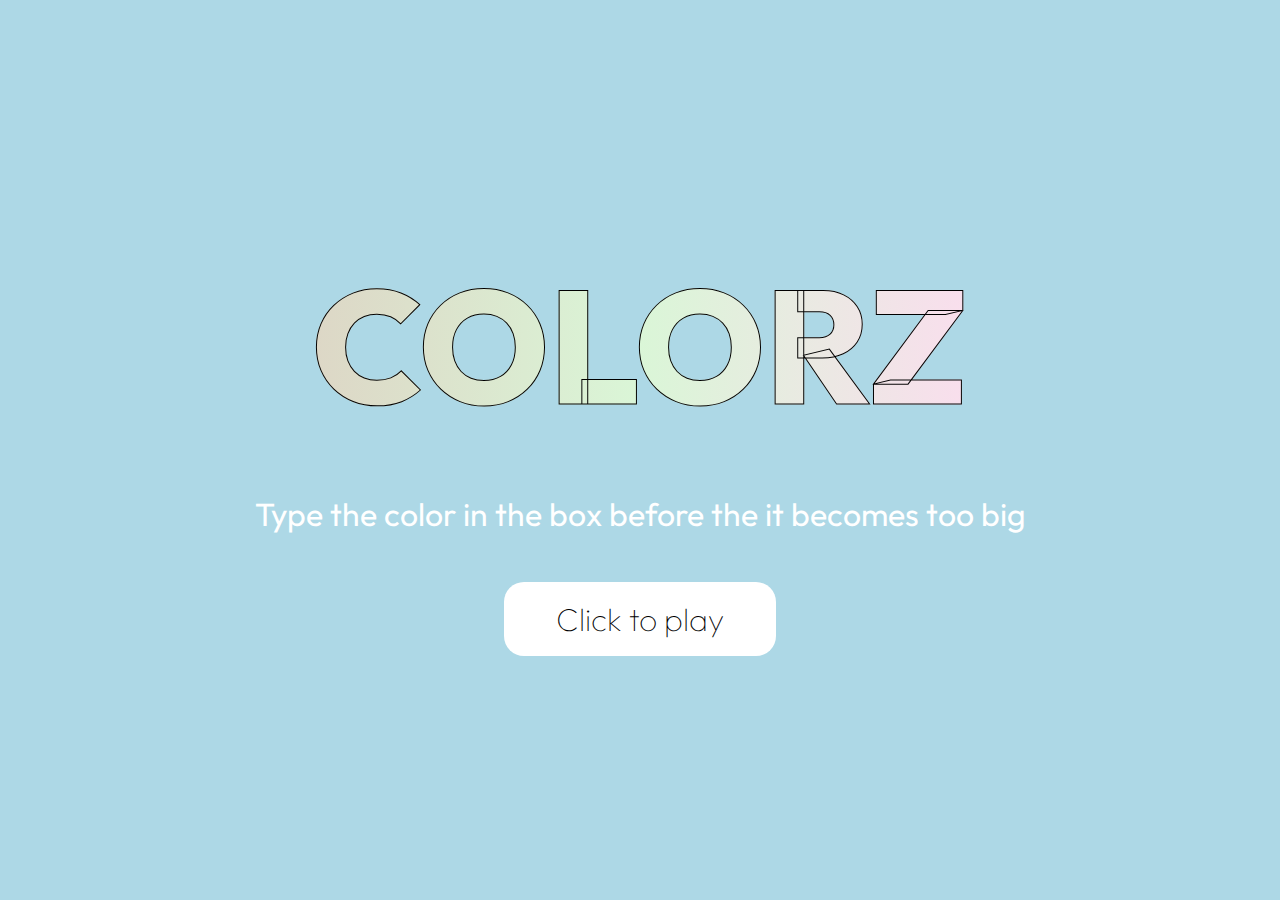
<file: index.html>
<!DOCTYPE html>
<html lang="en">
  <head>
    <meta charset="UTF-8" />
    <meta http-equiv="X-UA-Compatible" content="IE=edge" />
    <meta name="viewport" content="width=device-width, initial-scale=1.0" />
    <title>Taisei's Typing Game</title>
    <link rel="stylesheet" href="style.css" />
    <link
      href="https://fonts.googleapis.com/css2?family=Outfit:wght@300;400;500;600;700;800&display=swap"
      rel="stylesheet"
    />
  </head>
  <body>
    <section class="intro">
      <div class="intro__text">
        <div class="intro__header">COLORZ</div>
        <div class="intro__description">
          Type the color in the box before the it becomes too big
        </div>
        <a href="game/"
          ><div class="intro__btn"><button>Click to play</button></div></a
        >
      </div>
    </section>
  </body>
</html>
</file>
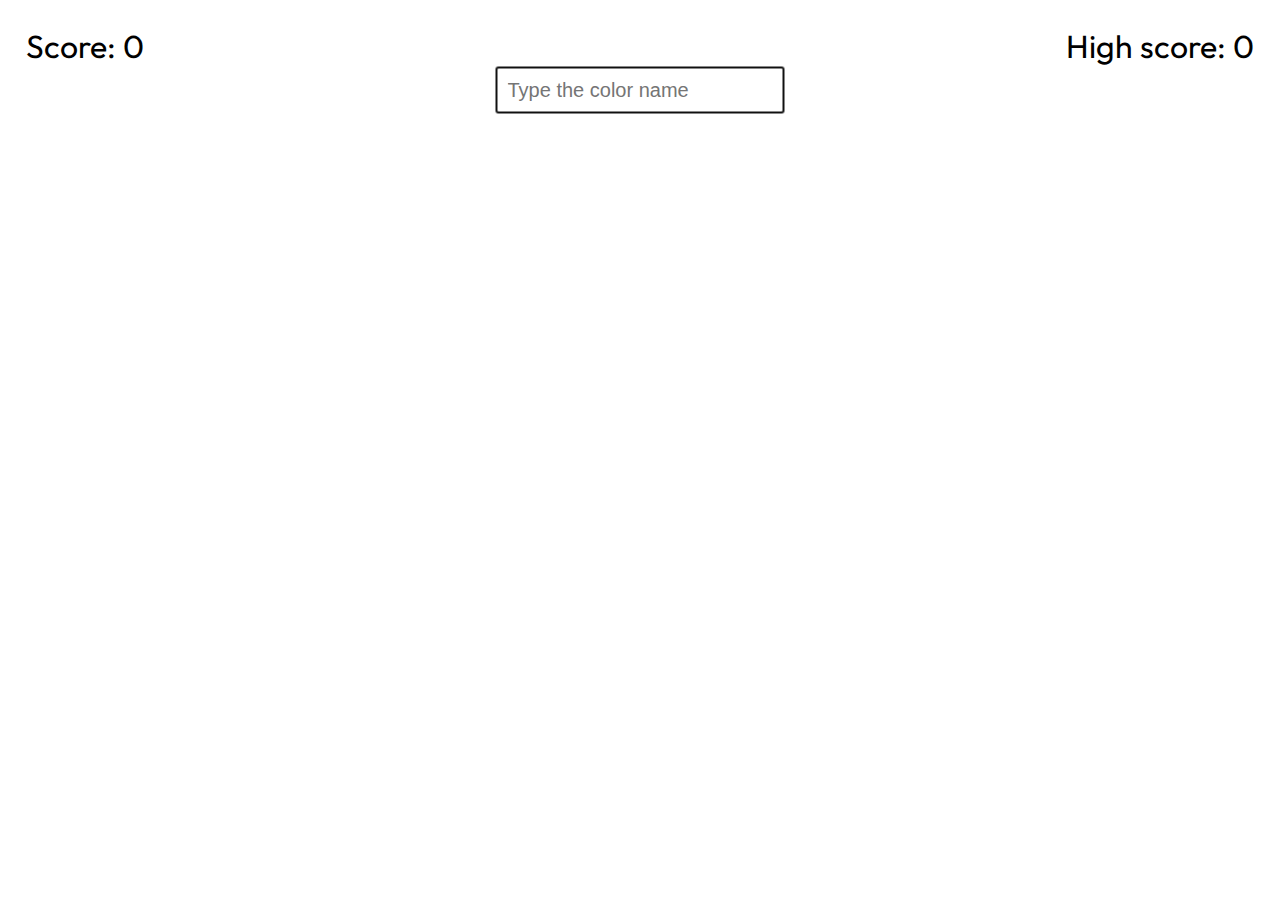
<file: game/index.html>
<!DOCTYPE html>
<html lang="en">
  <head>
    <meta charset="UTF-8" />
    <meta name="viewport" content="width=device-width, initial-scale=1.0" />
    <title>Random Colors</title>
    <link rel="stylesheet" href="style.css" />
    <link
      href="https://fonts.googleapis.com/css2?family=Outfit:wght@300;400;500;600;700;800&display=swap"
      rel="stylesheet"
    />
    <script defer type="module" src="controller.js"></script>
  </head>
  <body>
    <div class="score-container">
      <div class="score__scoreboard">Score: 0</div>
      <div class="score__highScore">High Score: 0</div>
    </div>
    <input
      type="text"
      class="color-input"
      placeholder="Type the color name"
      autofocus
    />
    <div class="color-elements__container"></div>
    <div class="text-container">
      <div class="text-gameOver"></div>
      <a href="http://taikurachi.github.io/colorz/game"
        ><p class="play-again-btn">Play Again</p></a
      >
    </div>
  </body>
</html>
</file>
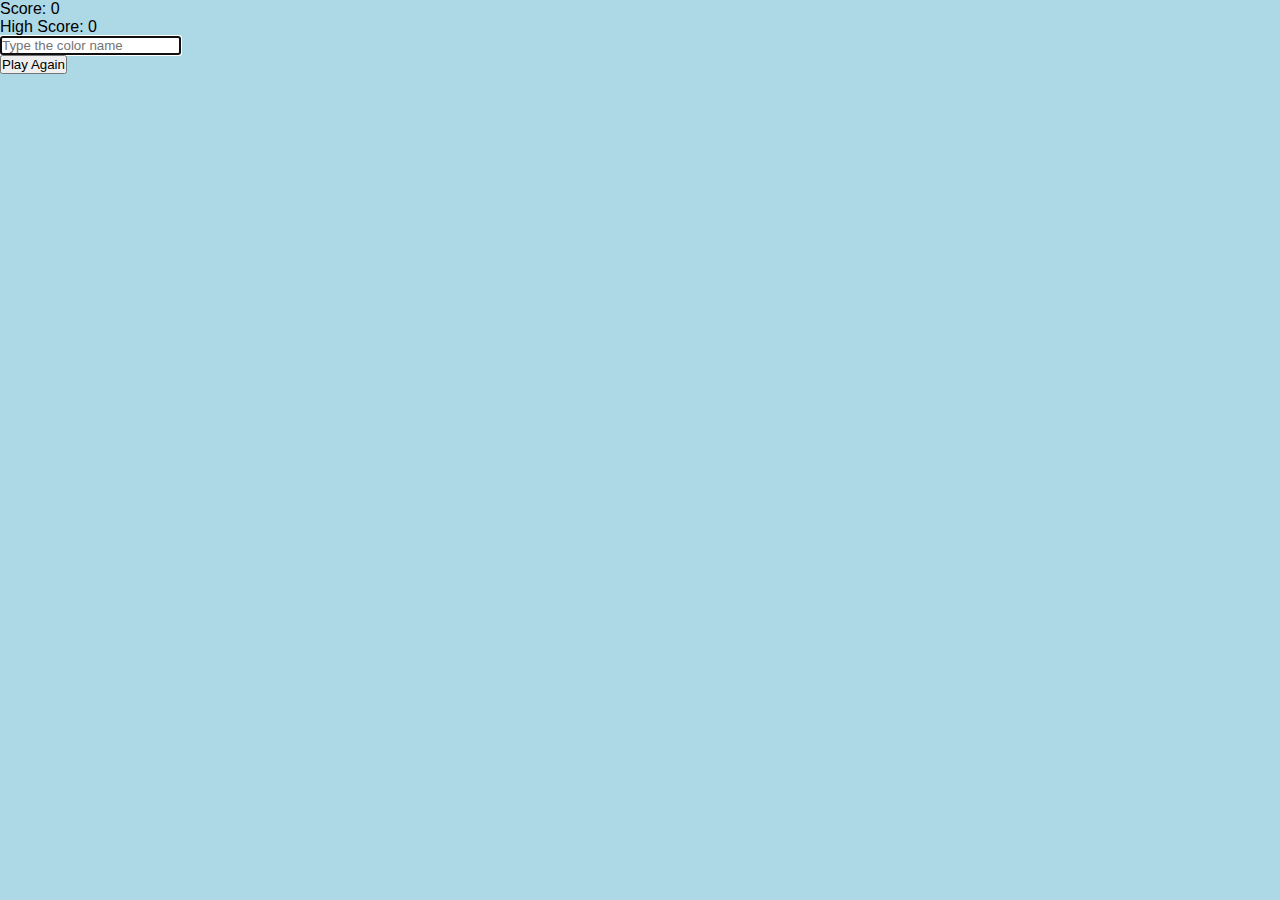
<file: game.html>
<!DOCTYPE html>
<html lang="en">
  <head>
    <meta charset="UTF-8" />
    <meta name="viewport" content="width=device-width, initial-scale=1.0" />
    <title>Random Colors</title>
    <link rel="stylesheet" href="style.css" />
  </head>
  <body>
    <div class="scoreContainer">
      <div id="scoreboard">Score: <span id="score">0</span></div>
      <div id="highScore">High Score: 0</div>
    </div>
    <input
      type="text"
      id="colorInput"
      placeholder="Type the color name"
      autofocus
    />

    <div class="gameOver"></div>
    <a href="http://taikurachi.github.io/past work/Intro to Web/final/game.html"
      ><button id="playAgainButton" class="hidden">Play Again</button></a
    >

    <script src="script.js"></script>
  </body>
</html>
</file>
<file: style.css>
* {
  box-sizing: border-box;
  margin: 0;
  padding: 0;
  font-family: "Outfit", sans-serif;
}

body {
  background-color: lightblue;
}
.intro {
  display: flex;
  justify-content: center;
  flex-direction: column;

  height: 100vh;
}

.intro__text {
  display: flex;
  color: white;
  flex-direction: column;
  justify-content: center;
  align-items: center;
  gap: 3rem;
}

.intro__header {
  font-size: 10rem;
  font-weight: 800;
  -webkit-text-stroke: 1px black;

  background-image: linear-gradient(
    to right,
    rgb(221, 215, 198),
    rgb(218, 246, 215),
    rgb(249, 222, 237),
    rgb(196, 236, 253),
    rgb(249, 222, 237),
    rgb(218, 246, 215),
    rgb(221, 215, 198)
  );
  -webkit-text-fill-color: transparent;
  -webkit-background-clip: text;

  background-size: 300%;
  animation: animate-gradient 10s linear infinite;
  color: black;
}

@keyframes animate-gradient {
  0% {
    background-position: 0% 25%;
  }
  50% {
    background-position: 30% 75%;
  }
  100% {
    background-position: 140% 50%;
  }
}

.intro__description {
  font-size: 2rem;
}

.intro__btn button {
  padding: 30px;
  border-radius: 20px;
  border: none;
  font-size: 1.6rem;
}

.intro__btn button {
  padding: 15px 50px 15px 50px;
  border-radius: 20px;
  font-size: 2rem;
  color: black;
  background: white;
  transition: all 0.2s ease;
  border: 2px solid transparent;
  position: relative;
  font-weight: 100;
}

.intro__btn button:hover {
  background: none;
  transition: all 0.2s ease;
  letter-spacing: 3px;
  color: white;
}

.intro__btn button:hover:before {
  content: "";
  background-image: conic-gradient(
    from var(--angle),
    rgb(221, 115, 198),
    rgb(188, 246, 215),
    rgb(255, 161, 213),
    rgb(25, 151, 205),
    rgb(188, 246, 215),
    rgb(255, 161, 213)
  );
  position: absolute;
  inset: -2px;
  z-index: -1;
  background-origin: border-box;
  border-radius: inherit;
  border: inherit;
  mask-image: linear-gradient(black, black), linear-gradient(black, black);
  mask-clip: content-box, border-box;
  mask-composite: exclude;
  animation: spin 3s linear infinite;
}

@property --angle {
  syntax: "<angle>";
  inherits: true;
  initial-value: 0turn;
}
@keyframes spin {
  to {
    --angle: 1turn;
  }
}
</file>
<file: game/style.css>
* {
  box-sizing: border-box;
  margin: 0;
  padding: 0;
}
a {
  text-decoration: none;
}
html {
  overflow: hidden;
}
body {
  position: relative;
  height: 100vh;
  margin: 0;
  overflow-x: hidden;
  transition: background-color 1s ease-in-out;
  font-family: "Outfit", sans-serif;
}

.score-container {
  padding: 2% 2%;
  display: flex;
  justify-content: space-between;
  font-size: clamp(12px, 3vw, 2rem);
}

.color-created {
  font-family: "quiroh", sans-serif;
  font-weight: 500;
  font-style: normal;
  display: inline-block;
  position: absolute;
  animation-fill-mode: forwards;
  z-index: 1000;
  text-shadow: 1px 1px 2px black;
}
.animation-type1 {
  animation: color-grow1 5s linear 1;
}

@keyframes color-grow1 {
  0% {
    font-size: 14px;
  }
  80% {
    font-size: 160px;
  }
  100% {
    font-size: 14px;
  }
}

.splotch {
  position: absolute;
  border-radius: 50%;
  animation: splotch-animation 1s forwards;
  overflow: hidden;
  mix-blend-mode: color-burn;
  width: var(--splotch-size);
  height: var(--splotch-size);
  opacity: 50%;
}

@keyframes splotch-animation {
  0% {
    transform: scale(0);
  }
  100% {
    transform: scale(1);
  }
}

.text-gameOver {
  font-weight: 700;
  font-size: clamp(2rem, 10vw, 6rem);
  width: fit-content;
  color: red;
  z-index: 1;
}

.color-input {
  position: absolute;
  left: 50%;
  top: 10%;
  transform: translate(-50%, -50%);
  z-index: 1;
  padding: 10px 10px;
  font-size: 20px;
  font-family: "Trebuchet MS", "Lucida Sans Unicode", "Lucida Grande",
    "Lucida Sans", Arial, sans-serif;
}

.text-container {
  display: flex;
  flex-direction: column;
  align-items: center;
  position: absolute;
  top: 50%;
  left: 50%;
  transform: translate(-50%, -50%);
}
.play-again-btn {
  font-size: clamp(14px, 4vw, 20px);
  display: none;
  padding: 10px 16px;
  width: fit-content;
  background-color: #4caf50;
  border: none;
  color: white;
  cursor: pointer;
  margin-top: 20px;
  transition: background-color 0.2s;
  z-index: 1;
  border-radius: 10px;
  box-shadow: 5px 5px 2px rgba(0, 0, 0, 0.5);
}

.play-again-btn:hover {
  background-color: #45a049;
}
</file>
